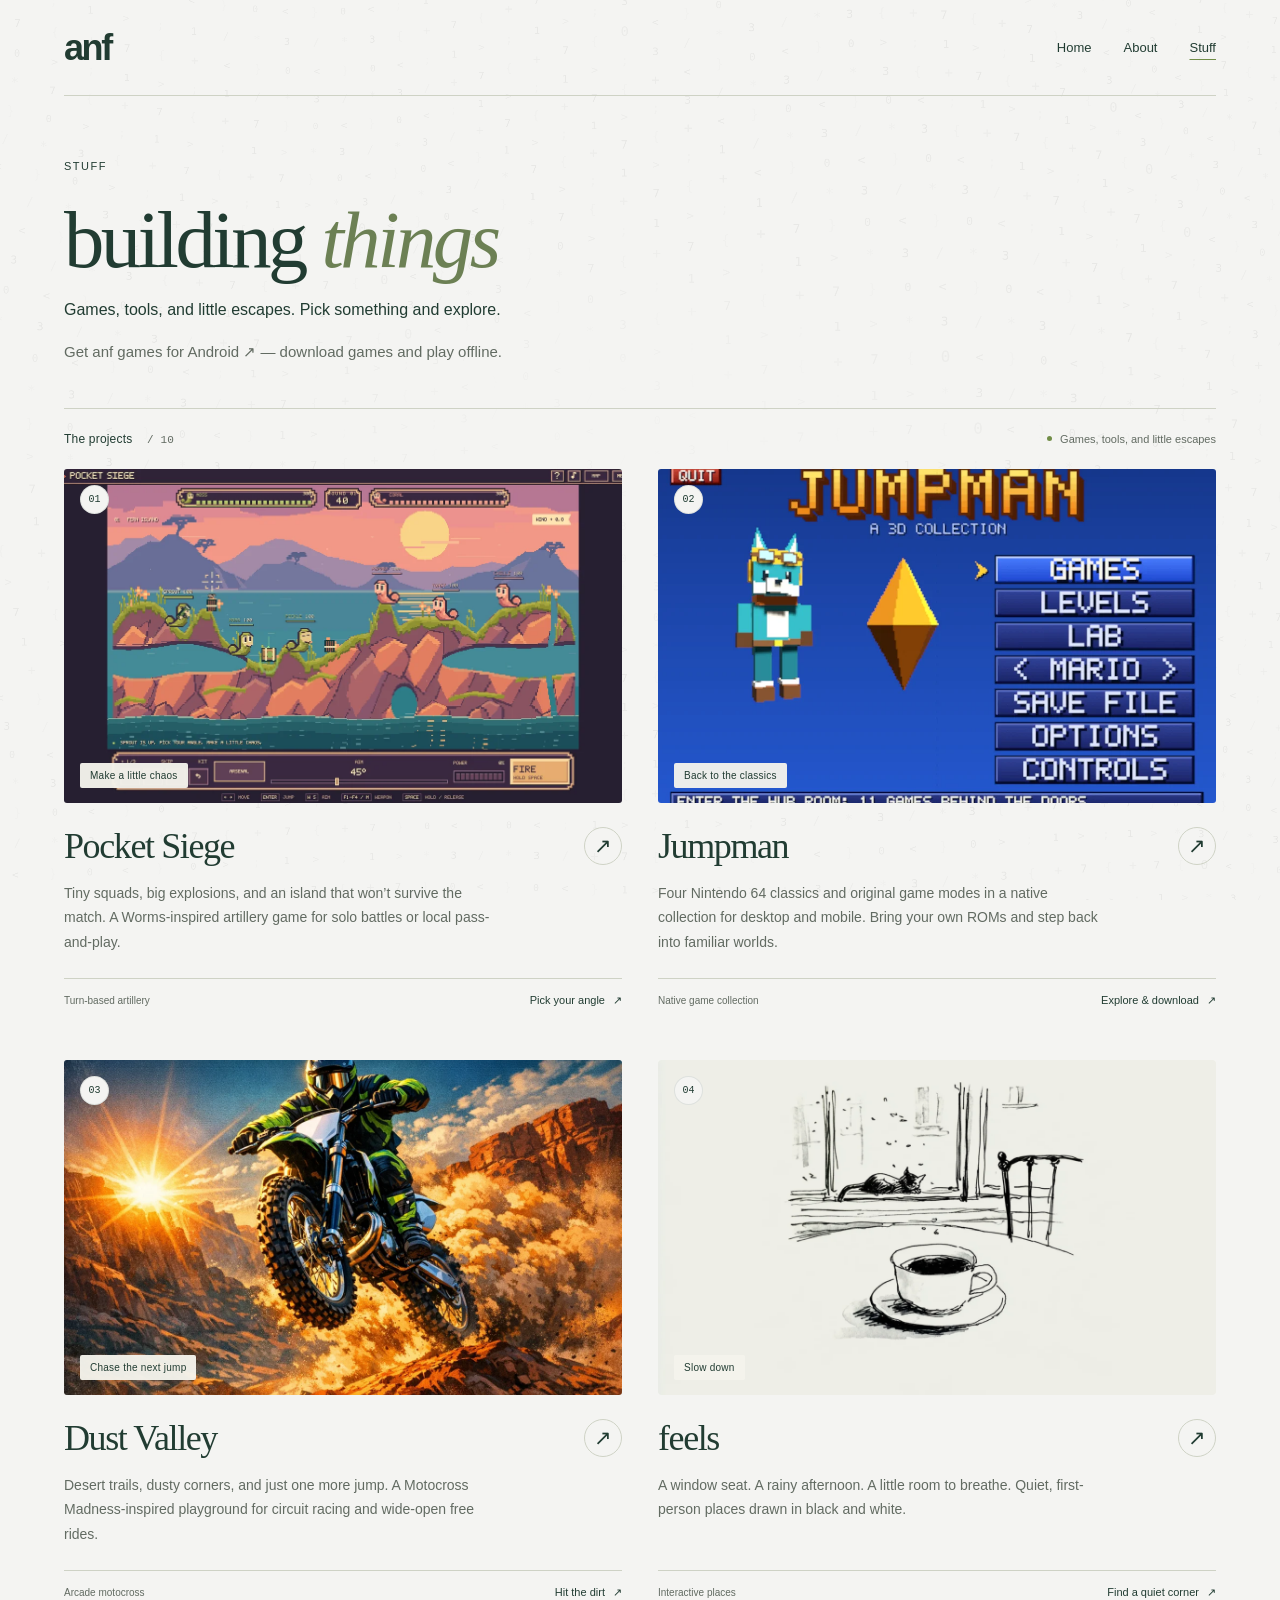
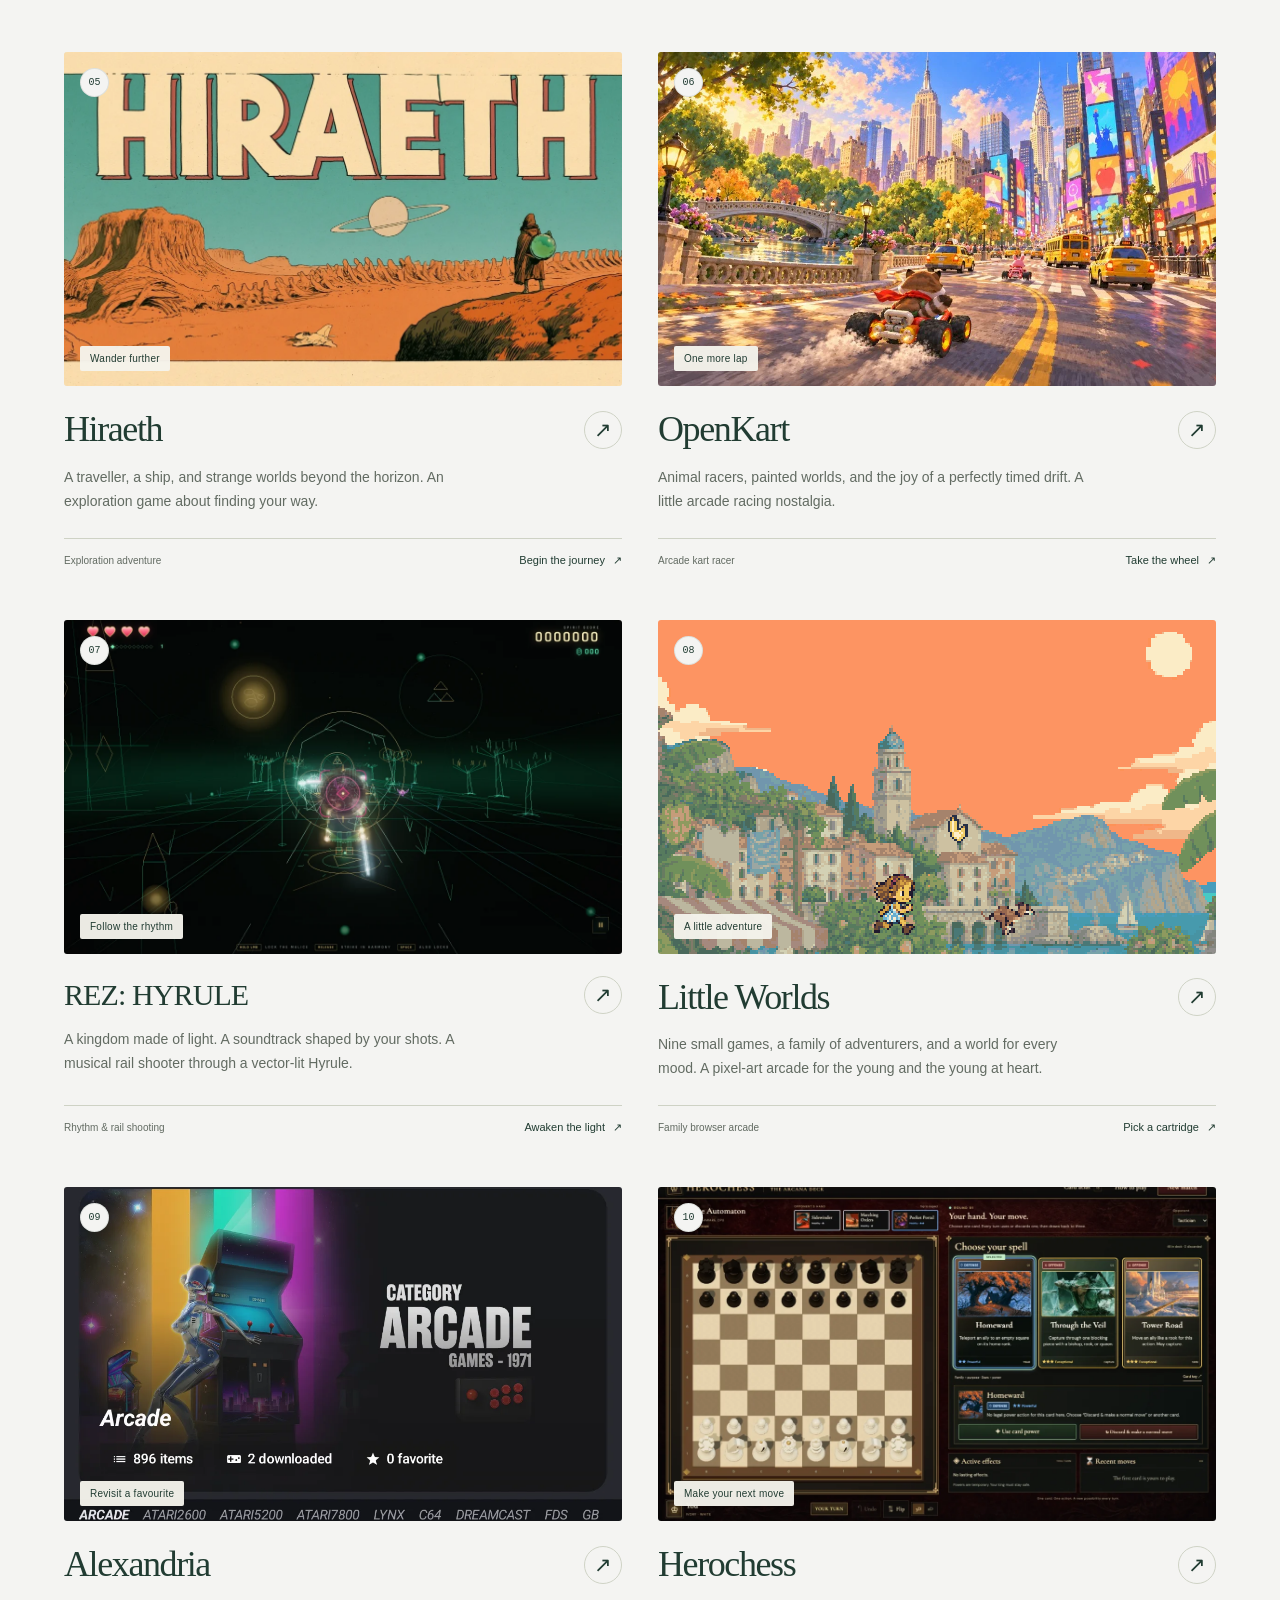
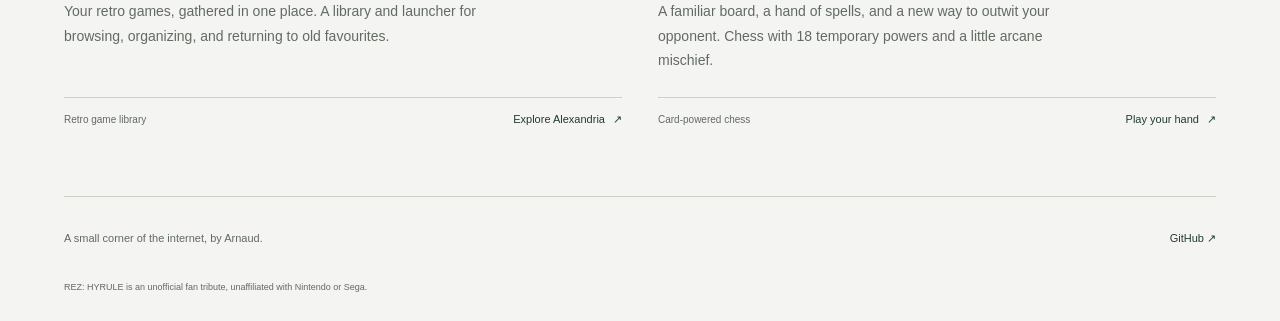
<file: stuff/index.html>
<!doctype html>
<html lang="en">
  <head>
    <meta charset="utf-8">
    <meta name="viewport" content="width=device-width, initial-scale=1">
    <meta name="theme-color" content="#f5f4ed">
    <title>Stuff — Games &amp; projects by Arnaud</title>
    <meta name="description" content="Explore Pocket Siege, Jumpman, Dust Valley, and more. Ten games, tools, and little escapes by Arnaud Ferreri.">
    <link rel="canonical" href="https://anf.io/stuff/">
    <meta property="og:type" content="website">
    <meta property="og:url" content="https://anf.io/stuff/">
    <meta property="og:title" content="Stuff — Games &amp; projects by Arnaud">
    <meta property="og:description" content="Explore Pocket Siege, Jumpman, Dust Valley, and more. Ten games, tools, and little escapes by Arnaud Ferreri.">
    <meta property="og:image" content="https://anf.io/assets/social.jpg">
    <meta property="og:image:width" content="1200">
    <meta property="og:image:height" content="630">
    <meta property="og:image:alt" content="Six games, tools, and little escapes by Arnaud">
    <meta name="twitter:card" content="summary_large_image">
    <link rel="icon" href="/favicon.svg" type="image/svg+xml">
    <link rel="stylesheet" href="/styles.css?v=links-1">
  </head>
  <body>
    <a class="skip-link" href="#main">Skip to content</a>
    <div class="page site-shell">
      <header class="masthead">
        <a class="wordmark" href="/" aria-label="anf home">anf</a>
        <nav aria-label="Main navigation">
          <a href="/">Home</a>
          <a href="/about/">About</a>
          <a href="/stuff/" aria-current="page">Stuff</a>
        </nav>
      </header>
      <main id="main" class="stuff-main">
        <header class="page-heading stuff-heading">
          <p class="eyebrow">Stuff</p>
          <h1>building <em>things</em></h1>
          <p>Games, tools, and little escapes. Pick something and explore.</p>
          <p><a href="https://github.com/rnaud/anf/releases/download/game-library/anf-games.apk">Get anf games for Android <span aria-hidden="true">↗</span></a> — download games and play offline.</p>
        </header>
        <section class="projects" id="projects" aria-labelledby="projects-title">
          <div class="section-heading">
            <h2 id="projects-title">The projects <span class="count">/ 10</span></h2>
            <p><span class="status-dot" aria-hidden="true"></span> Games, tools, and little escapes</p>
          </div>

          <div class="project-grid">
            <a class="project pocket-siege" href="https://rnaud.github.io/pocket-siege/" aria-labelledby="pocket-siege-title pocket-siege-action" aria-describedby="pocket-siege-description">
              <div class="project-art">
                <img src="/assets/pocket-siege.webp" width="1200" height="675" alt="Pocket Siege gameplay: two squads of pixel-art worms face off across a floating island at sunset" fetchpriority="high">
                <span class="art-index" aria-hidden="true">01</span>
                <span class="art-tag">Make a little chaos</span>
              </div>
              <div class="project-heading"><h3 id="pocket-siege-title">Pocket Siege</h3><span class="project-arrow" aria-hidden="true">↗</span></div>
              <p class="project-description" id="pocket-siege-description">Tiny squads, big explosions, and an island that won’t survive the match. A Worms-inspired artillery game for solo battles or local pass-and-play.</p>
              <div class="project-meta"><span>Turn-based artillery</span><span class="project-action" id="pocket-siege-action">Pick your angle <span aria-hidden="true">↗</span></span></div>
            </a>

            <a class="project jumpman" href="https://github.com/rnaud/jumpman" aria-labelledby="jumpman-title jumpman-action" aria-describedby="jumpman-description">
              <div class="project-art">
                <img src="/assets/jumpman.webp" width="1040" height="680" alt="Jumpman title screen with a pixel-art fox, a golden gem, and a blue game-selection menu" fetchpriority="high">
                <span class="art-index" aria-hidden="true">02</span>
                <span class="art-tag">Back to the classics</span>
              </div>
              <div class="project-heading"><h3 id="jumpman-title">Jumpman</h3><span class="project-arrow" aria-hidden="true">↗</span></div>
              <p class="project-description" id="jumpman-description">Four Nintendo 64 classics and original game modes in a native collection for desktop and mobile. Bring your own ROMs and step back into familiar worlds.</p>
              <div class="project-meta"><span>Native game collection</span><span class="project-action" id="jumpman-action">Explore &amp; download <span aria-hidden="true">↗</span></span></div>
            </a>

            <a class="project dust-valley" href="https://rnaud.github.io/dust-valley-motocross/" aria-labelledby="dust-valley-title dust-valley-action" aria-describedby="dust-valley-description">
              <div class="project-art">
                <img src="/assets/dust-valley.webp" width="1200" height="800" alt="Dust Valley artwork: a motocross rider jumps through a dusty desert canyon at sunset" loading="lazy" decoding="async">
                <span class="art-index" aria-hidden="true">03</span>
                <span class="art-tag">Chase the next jump</span>
              </div>
              <div class="project-heading"><h3 id="dust-valley-title">Dust Valley</h3><span class="project-arrow" aria-hidden="true">↗</span></div>
              <p class="project-description" id="dust-valley-description">Desert trails, dusty corners, and just one more jump. A Motocross Madness-inspired playground for circuit racing and wide-open free rides.</p>
              <div class="project-meta"><span>Arcade motocross</span><span class="project-action" id="dust-valley-action">Hit the dirt <span aria-hidden="true">↗</span></span></div>
            </a>

            <a class="project feels" href="https://rnaud.github.io/feels/" aria-labelledby="feels-title feels-action" aria-describedby="feels-description">
              <div class="project-art">
                <img src="/assets/feels.webp" width="1200" height="800" alt="An ink drawing of coffee by a rain-streaked window, with a cat sleeping on the sill" loading="lazy" decoding="async">
                <span class="art-index" aria-hidden="true">04</span>
                <span class="art-tag">Slow down</span>
              </div>
              <div class="project-heading"><h3 id="feels-title">feels</h3><span class="project-arrow" aria-hidden="true">↗</span></div>
              <p class="project-description" id="feels-description">A window seat. A rainy afternoon. A little room to breathe. Quiet, first-person places drawn in black and white.</p>
              <div class="project-meta"><span>Interactive places</span><span class="project-action" id="feels-action">Find a quiet corner <span aria-hidden="true">↗</span></span></div>
            </a>

            <a class="project hiraeth" href="https://hiraeth.my/" aria-labelledby="hiraeth-title hiraeth-action" aria-describedby="hiraeth-description">
              <div class="project-art">
                <img src="/assets/hiraeth.webp" width="1200" height="673" alt="Hiraeth artwork: a lone traveller crosses an ochre desert beneath a ringed planet" loading="lazy" decoding="async">
                <span class="art-index" aria-hidden="true">05</span>
                <span class="art-tag">Wander further</span>
              </div>
              <div class="project-heading"><h3 id="hiraeth-title">Hiraeth</h3><span class="project-arrow" aria-hidden="true">↗</span></div>
              <p class="project-description" id="hiraeth-description">A traveller, a ship, and strange worlds beyond the horizon. An exploration game about finding your way.</p>
              <div class="project-meta"><span>Exploration adventure</span><span class="project-action" id="hiraeth-action">Begin the journey <span aria-hidden="true">↗</span></span></div>
            </a>

            <a class="project openkart" href="https://rnaud.github.io/openkart/" aria-labelledby="openkart-title openkart-action" aria-describedby="openkart-description">
              <div class="project-art">
                <img src="/assets/openkart-nyc.webp" width="960" height="540" alt="New York Rush track reference: animal racers drift past Central Park, yellow taxis, and the Manhattan skyline" loading="lazy" decoding="async">
                <span class="art-index" aria-hidden="true">06</span>
                <span class="art-tag">One more lap</span>
              </div>
              <div class="project-heading"><h3 id="openkart-title">OpenKart</h3><span class="project-arrow" aria-hidden="true">↗</span></div>
              <p class="project-description" id="openkart-description">Animal racers, painted worlds, and the joy of a perfectly timed drift. A little arcade racing nostalgia.</p>
              <div class="project-meta"><span>Arcade kart racer</span><span class="project-action" id="openkart-action">Take the wheel <span aria-hidden="true">↗</span></span></div>
            </a>

            <a class="project rez" href="https://rnaud.github.io/rez-hyrule/" aria-labelledby="rez-title rez-action" aria-describedby="rez-description">
              <div class="project-art">
                <img src="/assets/rez-hyrule-gameplay.webp" width="1200" height="750" alt="REZ: HYRULE gameplay: the glowing hero targets enemies along green wireframe rails" loading="lazy" decoding="async">
                <span class="art-index" aria-hidden="true">07</span>
                <span class="art-tag">Follow the rhythm</span>
              </div>
              <div class="project-heading"><h3 id="rez-title">REZ: HYRULE</h3><span class="project-arrow" aria-hidden="true">↗</span></div>
              <p class="project-description" id="rez-description">A kingdom made of light. A soundtrack shaped by your shots. A musical rail shooter through a vector-lit Hyrule.</p>
              <div class="project-meta"><span>Rhythm &amp; rail shooting</span><span class="project-action" id="rez-action">Awaken the light <span aria-hidden="true">↗</span></span></div>
            </a>

            <a class="project little-worlds" href="https://rnaud.github.io/little-worlds/" aria-labelledby="little-worlds-title little-worlds-action" aria-describedby="little-worlds-description">
              <div class="project-art">
                <img src="/assets/little-worlds.webp" width="256" height="160" alt="Little Worlds pixel art: a young adventurer and a dog explore a sunny seaside village" loading="lazy" decoding="async">
                <span class="art-index" aria-hidden="true">08</span>
                <span class="art-tag">A little adventure</span>
              </div>
              <div class="project-heading"><h3 id="little-worlds-title">Little Worlds</h3><span class="project-arrow" aria-hidden="true">↗</span></div>
              <p class="project-description" id="little-worlds-description">Nine small games, a family of adventurers, and a world for every mood. A pixel-art arcade for the young and the young at heart.</p>
              <div class="project-meta"><span>Family browser arcade</span><span class="project-action" id="little-worlds-action">Pick a cartridge <span aria-hidden="true">↗</span></span></div>
            </a>

            <a class="project alexandria" href="https://alexandria.my/" aria-labelledby="alexandria-title alexandria-action" aria-describedby="alexandria-description">
              <div class="project-art">
                <img src="/assets/alexandria.webp" width="1024" height="768" alt="Alexandria’s retro game library showing the Arcade collection and console navigation" loading="lazy" decoding="async">
                <span class="art-index" aria-hidden="true">09</span>
                <span class="art-tag">Revisit a favourite</span>
              </div>
              <div class="project-heading"><h3 id="alexandria-title">Alexandria</h3><span class="project-arrow" aria-hidden="true">↗</span></div>
              <p class="project-description" id="alexandria-description">Your retro games, gathered in one place. A library and launcher for browsing, organizing, and returning to old favourites.</p>
              <div class="project-meta"><span>Retro game library</span><span class="project-action" id="alexandria-action">Explore Alexandria <span aria-hidden="true">↗</span></span></div>
            </a>

            <a class="project herochess" href="https://rnaud.github.io/herochess/" aria-labelledby="herochess-title herochess-action" aria-describedby="herochess-description">
              <div class="project-art">
                <img src="/assets/herochess.webp" width="1200" height="767" alt="Herochess gameplay: an ivory and obsidian chessboard beside three illustrated spell cards" loading="lazy" decoding="async">
                <span class="art-index" aria-hidden="true">10</span>
                <span class="art-tag">Make your next move</span>
              </div>
              <div class="project-heading"><h3 id="herochess-title">Herochess</h3><span class="project-arrow" aria-hidden="true">↗</span></div>
              <p class="project-description" id="herochess-description">A familiar board, a hand of spells, and a new way to outwit your opponent. Chess with 18 temporary powers and a little arcane mischief.</p>
              <div class="project-meta"><span>Card-powered chess</span><span class="project-action" id="herochess-action">Play your hand <span aria-hidden="true">↗</span></span></div>
            </a>
          </div>
        </section>


      </main>
      <footer>
        <p>A small corner of the internet, by Arnaud.</p>
        <a href="https://github.com/rnaud">GitHub <span aria-hidden="true">↗</span></a>
      </footer>
      <p class="tribute-note">REZ: HYRULE is an unofficial fan tribute, unaffiliated with Nintendo or Sega.</p>
    </div>
    <script type="module" src="/background.js?v=leet-1"></script>
  </body>
</html>
</file>
<file: styles.css>
@charset "UTF-8";

:root {
  color-scheme: light;
  --paper: #f4f4f2;
  --ink: #213c32;
  --muted: #626b62;
  --line: #ceD2c5;
  --accent: #a9bf7d;
  font-family: "Helvetica Neue", Helvetica, Arial, sans-serif;
  font-synthesis: none;
  color: var(--ink);
  background: var(--paper);
}

* { box-sizing: border-box; }
html { scroll-behavior: smooth; }
body { margin: 0; -webkit-font-smoothing: antialiased; }
a { color: inherit; text-decoration: none; }
a:focus-visible { outline: 3px solid #466843; outline-offset: 7px; border-radius: 2px; }
::selection { color: var(--ink); background: #d6e1bc; }
.page { max-width: 1440px; margin: auto; padding: 0 64px; }
.skip-link { position: fixed; top: 12px; left: 12px; padding: 14px 20px; background: var(--ink); color: white; z-index: 10; transform: translateY(-160%); }
.skip-link:focus { transform: translateY(0); }
.masthead { display: flex; align-items: center; gap: 36px; min-height: 112px; border-bottom: 1px solid var(--line); }
.wordmark { font-size: 36px; font-weight: 700; letter-spacing: -2.4px; line-height: 1; }
.wordmark-dot { color: #718d47; }
.wordmark-io { font-weight: 400; }
.masthead-note { font-size: 12px; color: var(--muted); }
nav { display: flex; gap: 32px; margin-left: auto; font-size: 13px; }
nav a { display: inline-flex; align-items: center; min-height: 44px; padding: 12px 0; }
nav a:hover, footer a:hover { text-decoration: underline; text-underline-offset: 5px; }
nav span { padding-left: 5px; }
.intro { display: grid; grid-template-columns: 1.3fr 1fr; align-items: end; gap: 44px; padding: 70px 0 65px; }
.eyebrow { display: flex; align-items: center; gap: 11px; margin: 0 0 25px; font-size: 11px; font-weight: 500; letter-spacing: 1.5px; text-transform: uppercase; }
.little-star { display: inline-block; font-size: 24px; line-height: 1; font-weight: 400; }
h1 { margin: 0; font-family: Georgia, "Times New Roman", serif; font-size: clamp(65px, 6.9vw, 100px); font-weight: 400; line-height: 1.03; letter-spacing: -5.8px; }
h1 em { font-weight: 400; color: #6c8054; }
.intro-note { padding-bottom: 7px; justify-self: end; }
.orbit { display: block; width: 88px; height: 64px; stroke: #718467; stroke-width: .85; margin: 0 0 26px; }
.orbit-dot { fill: var(--paper); stroke-width: 1.5; }
.intro-note p { font-size: 16px; line-height: 1.7; margin: 0; }
.intro-note .invitation { color: var(--muted); margin-top: 13px; font-size: 14px; }
.projects { scroll-margin-top: 24px; }
.section-heading { display: flex; justify-content: space-between; align-items: center; padding: 23px 0; border-top: 1px solid var(--line); }
.section-heading h2 { font-size: 12px; font-weight: 500; margin: 0; letter-spacing: .2px; }
.count { margin-left: 11px; color: var(--muted); font-family: monospace; font-size: 11px; }
.section-heading p { display: flex; align-items: center; gap: 8px; font-size: 11px; color: var(--muted); margin: 0; }
.status-dot { width: 5px; height: 5px; border-radius: 50%; background: #718d47; }
.project-grid { display: grid; grid-template-columns: 1fr 1fr; column-gap: 36px; row-gap: 53px; }
.project { display: flex; flex-direction: column; min-width: 0; }
.project-art { position: relative; overflow: hidden; aspect-ratio: 1.67; background: #e6e8df; border-radius: 3px; }
.project-art img { display: block; width: 100%; height: 100%; object-fit: cover; transition: transform .65s cubic-bezier(.2,.7,.2,1); }
.feels .project-art { background: #eeeee7; }
.feels .project-art img { mix-blend-mode: multiply; }
.little-worlds .project-art img { image-rendering: pixelated; }
.hiraeth .project-art img { object-position: center 60%; }
.art-index { position: absolute; top: 16px; left: 16px; background: var(--paper); border: 1px solid #213c321a; border-radius: 50%; display: grid; place-items: center; width: 29px; height: 29px; font-family: monospace; font-size: 10px; }
.art-tag { position: absolute; bottom: 15px; left: 16px; color: var(--ink); background: #f5f4edf5; padding: 7px 10px; font-size: 10px; letter-spacing: .25px; border-radius: 2px; }
.project-heading { display: flex; align-items: center; justify-content: space-between; gap: 16px; padding-top: 22px; }
.project-heading h3 { font-family: Georgia, "Times New Roman", serif; font-size: 36px; font-weight: 400; letter-spacing: -1.4px; margin: 0; line-height: 1.2; }
.rez h3 { font-size: 30px; letter-spacing: -.9px; }
.project-arrow { display: grid; place-items: center; width: 38px; height: 38px; border: 1px solid var(--line); border-radius: 50%; font-size: 21px; transition: background .2s, color .2s, transform .2s; }
.project-description { color: var(--muted); font-size: 14px; line-height: 1.75; max-width: 440px; margin: 13px 0 24px; }
.project-meta { margin-top: auto; border-top: 1px solid var(--line); padding-top: 15px; display: flex; justify-content: space-between; align-items: center; gap: 12px; font-size: 10px; color: var(--muted); }
.project-action { font-size: 11px; font-weight: 500; color: var(--ink); }
.project-action span { margin-left: 5px; }
.project:hover .project-art img { transform: scale(1.035); }
.project:hover .project-arrow, .project:focus-visible .project-arrow { color: var(--paper); background: var(--ink); border-color: var(--ink); transform: rotate(5deg); }
.project:hover .project-action { text-decoration: underline; text-underline-offset: 4px; }
.colophon { text-align: center; padding: 73px 0 70px; }
.colophon .little-star { color: #819759; font-size: 30px; }
.colophon p { font-family: Georgia, "Times New Roman", serif; font-size: 29px; font-style: italic; letter-spacing: -.65px; margin: 18px 0 10px; }
.colophon > span:last-child { color: var(--muted); font-size: 12px; }
footer { display: flex; gap: 30px; align-items: center; border-top: 1px solid var(--line); min-height: 84px; font-size: 11px; }
.footer-mark { font-size: 20px; font-weight: 600; letter-spacing: -1px; }
footer p { color: var(--muted); }
footer > a:last-child { margin-left: auto; }
.tribute-note { margin: 0; padding-bottom: 27px; color: var(--muted); font-size: 9px; line-height: 1.6; }

@media (min-width: 1600px) { .page { padding: 0 80px; } }
@media (max-width: 1000px) {
  .page { padding: 0 36px; }
  .masthead { gap: 24px; min-height: 96px; }
  .masthead-note { font-size: 10px; }
  nav { gap: 23px; font-size: 12px; }
  .intro { gap: 28px; padding: 55px 0; }
  h1 { font-size: clamp(56px, 7.4vw, 74px); letter-spacing: -4px; }
  .intro-note p { font-size: 14px; }
  .desktop-break { display: none; }
  .project-grid { gap: 42px 26px; }
  .project-description { font-size: 13px; }
  .project-meta { font-size: 9px; }
  .project-action { font-size: 10px; }
}
@media (max-width: 700px) {
  .page { padding: 0 23px; }
  .masthead { min-height: 84px; }
  .wordmark { font-size: 31px; }
  .masthead-note { display: none; }
  nav { gap: 22px; font-size: 11px; }
  .intro { grid-template-columns: 1fr; gap: 29px; padding: 43px 0 37px; }
  .eyebrow { margin-bottom: 22px; font-size: 9px; }
  h1 { font-size: clamp(56px, 11.5vw, 79px); letter-spacing: -3.5px; }
  .intro-note { justify-self: start; position: relative; padding: 0 0 0 0; }
  .orbit { display: none; }
  .intro-note p { font-size: 13px; max-width: 300px; }
  .intro-note .invitation { font-size: 12px; margin-top: 7px; }
  .section-heading { padding: 20px 0; }
  .section-heading h2 { font-size: 11px; }
  .section-heading p { font-size: 9px; gap: 5px; }
  .count { margin-left: 4px; font-size: 9px; }
  .project-grid { grid-template-columns: 1fr; row-gap: 38px; }
  .project-heading { padding-top: 18px; }
  .project-heading h3 { font-size: 34px; }
  .rez h3 { font-size: 29px; }
  .project-description { max-width: 100%; margin: 10px 0 19px; font-size: 13px; }
  .project-meta { font-size: 10px; }
  .project-action { font-size: 11px; }
  .art-index { top: 12px; left: 12px; }
  .art-tag { bottom: 12px; left: 12px; }
  .colophon { padding: 53px 0 48px; }
  .colophon p { font-size: 24px; }
  .colophon > span:last-child { font-size: 11px; }
  footer { flex-wrap: wrap; gap: 17px; padding: 23px 0; }
  footer p { order: 3; flex-basis: 100%; margin: 0; font-size: 10px; }
  .tribute-note { font-size: 8px; }
}
@media (max-width: 360px) {
  .page { padding: 0 18px; }
  h1 { font-size: 50px; letter-spacing: -3.3px; }
  .section-heading p { font-size: 8px; }
  .project-meta { font-size: 9px; }
  .project-action { font-size: 10px; }
}
@media (prefers-reduced-motion: reduce) {
  html { scroll-behavior: auto; }
  *, *::before, *::after { transition: none !important; }
  .project:hover .project-art img, .project:hover .project-arrow { transform: none; }
}

/* Three-page shell: the home and About pages stay quiet; projects live on Stuff. */
.site-shell { min-height: 100svh; display: flex; flex-direction: column; }
.site-shell > main { flex: 1; }
.site-shell .masthead { min-height: 96px; }
nav a[aria-current="page"] { text-decoration: underline; text-underline-offset: 7px; text-decoration-color: #718d47; }
.home-main { display: flex; align-items: center; padding: 76px 0 96px; }
.home-intro { width: 100%; max-width: 980px; }
.home-intro h1 { font-size: clamp(58px, 6.5vw, 90px); letter-spacing: -4.5px; line-height: 1.13; }
.home-copy { font-size: 17px; color: var(--muted); line-height: 1.7; margin: 25px 0 32px; }
.intro-links { display: flex; flex-wrap: wrap; gap: 12px 35px; font-size: 13px; }
.intro-links a, .text-link { display: inline-flex; align-items: center; gap: 18px; min-height: 44px; border-bottom: 1px solid var(--line); }
.intro-links a:hover, .text-link:hover { border-color: var(--ink); }
.page-heading { padding: 64px 0 43px; }
.page-heading h1 { font-size: clamp(52px, 6.3vw, 82px); letter-spacing: -3.5px; line-height: 1.13; }
.page-heading .eyebrow { margin-bottom: 22px; }
.page-heading > p:last-child:not(.eyebrow) { font-size: 15px; color: var(--muted); line-height: 1.7; margin: 20px 0 0; }
.about-layout { display: grid; grid-template-columns: 1.6fr 1fr; gap: 96px; padding-bottom: 80px; }
.about-copy { max-width: 620px; }
.about-copy p { color: var(--muted); font-size: 16px; line-height: 1.85; margin: 0 0 22px; }
.about-copy .about-lead { font-family: Georgia, "Times New Roman", serif; font-size: 29px; line-height: 1.5; letter-spacing: -.5px; color: var(--ink); }
.about-copy p a { color: var(--ink); text-decoration: underline; text-underline-offset: 4px; }
.text-link { margin-top: 2px; font-size: 13px; }
.elsewhere { padding-top: 8px; }
.elsewhere h2 { font-size: 11px; text-transform: uppercase; letter-spacing: 1.3px; font-weight: 500; margin: 0 0 21px; }
.elsewhere > a { display: flex; align-items: center; justify-content: space-between; border-top: 1px solid var(--line); padding: 20px 0; }
.elsewhere > a:last-child { border-bottom: 1px solid var(--line); }
.elsewhere strong { display: block; font-size: 16px; font-weight: 400; }
.elsewhere small { display: block; font-size: 11px; color: var(--muted); padding-top: 7px; line-height: 1.5; }
.elsewhere > a:hover strong { text-decoration: underline; text-underline-offset: 4px; }
.stuff-main { padding-bottom: 70px; }
.site-shell footer p { margin: 0; }
@media (max-width: 1000px) {
  .about-layout { gap: 48px; }
  .about-copy p { font-size: 15px; }
}
@media (max-width: 700px) {
  .site-shell .masthead { min-height: 84px; }
  .home-main { padding: 62px 0 75px; }
  .home-intro h1 { font-size: clamp(43px, 8.4vw, 59px); letter-spacing: -2.4px; }
  .home-copy { font-size: 14px; max-width: 280px; margin-top: 23px; }
  .intro-links { gap: 12px 25px; font-size: 12px; }
  .intro-links a { gap: 12px; }
  .page-heading { padding: 42px 0 30px; }
  .page-heading h1 { font-size: clamp(46px, 9.5vw, 65px); letter-spacing: -2.6px; }
  .page-heading > p:last-child:not(.eyebrow) { font-size: 13px; }
  .about-layout { grid-template-columns: 1fr; gap: 34px; padding-bottom: 48px; }
  .about-copy .about-lead { font-size: 25px; }
  .about-copy p { font-size: 14px; margin-bottom: 19px; }
  .elsewhere { padding: 0; }
  .stuff-main { padding-bottom: 46px; }
  .site-shell footer { gap: 16px; }
  .site-shell footer p { order: 0; flex-basis: auto; max-width: 220px; font-size: 10px; }
}

/* Keep the greeting centered in the viewport, with navigation above it. */
.home-page .site-shell { display: grid; grid-template-columns: 1fr; }
.home-page .masthead { grid-area: 1 / 1; align-self: start; z-index: 1; }
.home-page .home-main { grid-area: 1 / 1; min-height: 100svh; justify-content: center; padding: 100px 0; text-align: center; }
.home-page .home-main h1 { margin: 0; font-size: clamp(32px, 4vw, 52px); letter-spacing: -1.5px; line-height: 1.13; }

/* Decorative WebGL stays behind the document and never intercepts input. */
.code-background { position: fixed; inset: 0; width: 100%; height: 100%; pointer-events: none; z-index: 0; }
.site-shell { position: relative; z-index: 1; }
body:not(.home-page) .code-background { opacity: .45; }

.profile-links { display: flex; flex-direction: column; width: min(260px, 100%); }
.profile-links a { display: flex; justify-content: space-between; align-items: center; padding: 22px 0; font-size: 20px; border-bottom: 1px solid var(--line); }
.profile-links a:hover { color: var(--muted); }
.about-page .code-background { opacity: .45; }
</file>
